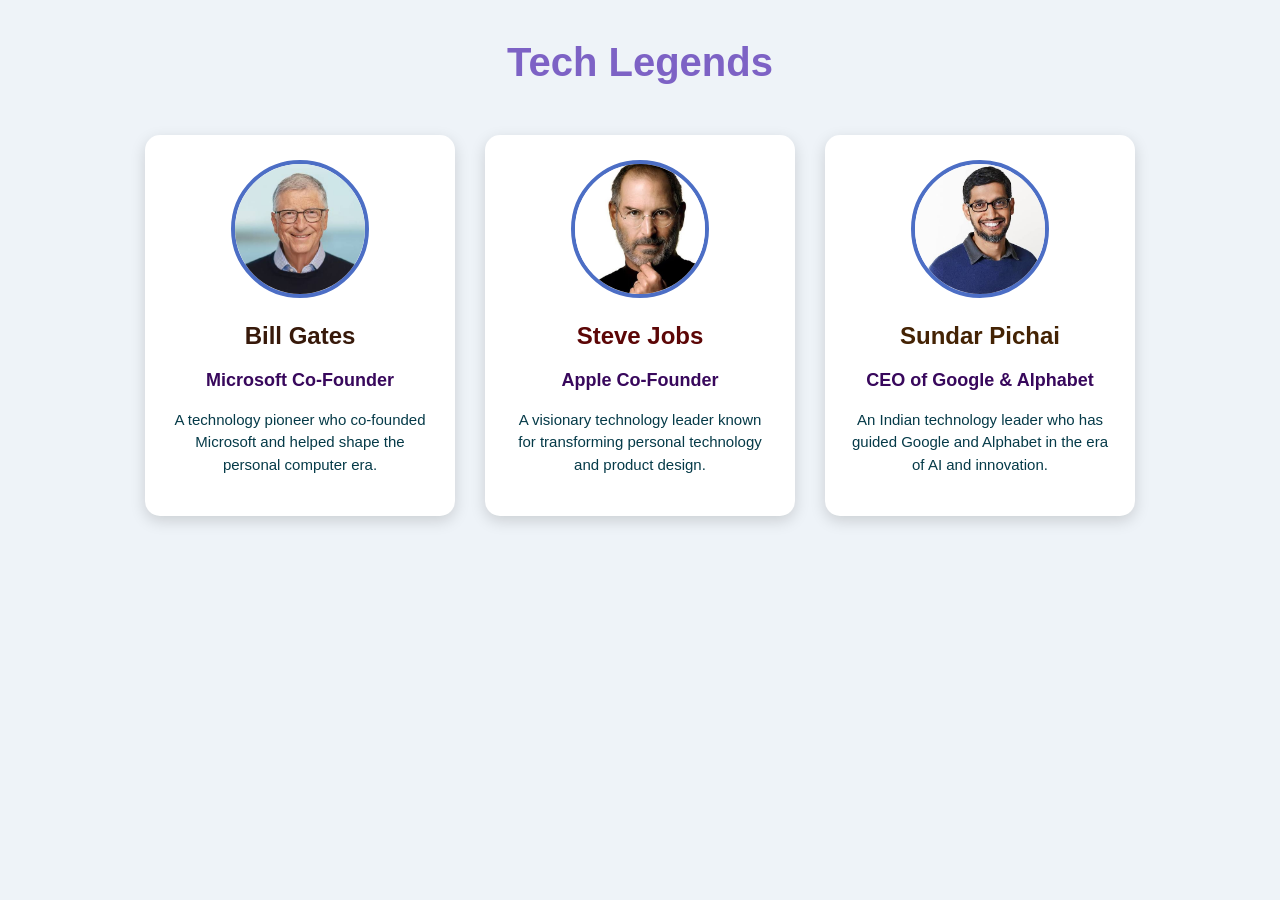
<file: index.html>
<!DOCTYPE html>
<html lang="en">

<head>
    <meta charset="UTF-8">

    <meta name="viewport" content="width=device-width, initial-scale=1.0">

    <title>Tech Legends</title>

    <!-- CSS file connect -->
    <link rel="stylesheet" href="card.css">
</head>

<body>

    <h1>Tech Legends</h1>

    <div class="profile-container">

        <!-- Bill Gates -->
        <div class="profile-card">

            <img src="bill gate.jpeg" alt="Bill Gates">

            <h2 id="bill">Bill Gates</h2>

            <p class="role">Microsoft Co-Founder</p>

            <p class="bio">
                A technology pioneer who co-founded Microsoft and helped shape the personal computer era.
            </p>

        </div>


        <!-- Steve Jobs -->
        <div class="profile-card">

            <img src="steve jobs.jpeg" alt="Steve Jobs">

            <h2 id="steve">Steve Jobs</h2>

            <p class="role">Apple Co-Founder</p>

            <p class="bio">
                A visionary technology leader known for transforming personal technology and product design.
            </p>

        </div>


        <!-- Sundar Pichai -->
        <div class="profile-card">

            <img src="sundar pichai.jpeg" alt="Sundar Pichai">

            <h2 id="sundar">Sundar Pichai</h2>

            <p class="role">CEO of Google & Alphabet</p>

            <p class="bio">
                An Indian technology leader who has guided Google and Alphabet in the era of AI and innovation.
            </p>

        </div>

    </div>

</body>

</html>
</file>
<file: card.css>
body {
    margin: 0;
    font-family: Arial, sans-serif;
    background-color: #eef3f8;
}

/* Main Heading */
h1 {
    text-align: center;
    color: #4216aaa7;
    margin-top: 40px;
    font-size: 40px;
}

/* Flexbox Container */
.profile-container {
    display: flex;
    justify-content: center;
    align-items: stretch;
    gap: 30px;
    margin: 50px auto;
}

/* Profile Card */
.profile-card {
    width: 260px;
    padding: 25px;
    background-color: white;
    text-align: center;
    border-radius: 15px;
    box-shadow: 0 5px 15px rgba(0, 0, 0, 0.15);
}

/* Profile Image */
.profile-card img {
    width: 130px;
    height: 130px;
    border-radius: 50%;
    object-fit: cover;
    border: 4px solid #4c6ec5;
}

/* Names - ID Selector */
#bill {
    color: #37190a;
}

#steve {
    color: #5c0606;
}

#sundar {
    color: #442304;
}

/* Role - Class Selector */
.role {
    font-size: 18px;
    font-weight: bold;
    color: #38085c;
}

/* Bio */
.bio {
    color: #053a48;
    font-size: 15px;
    line-height: 1.5;
}
</file>
